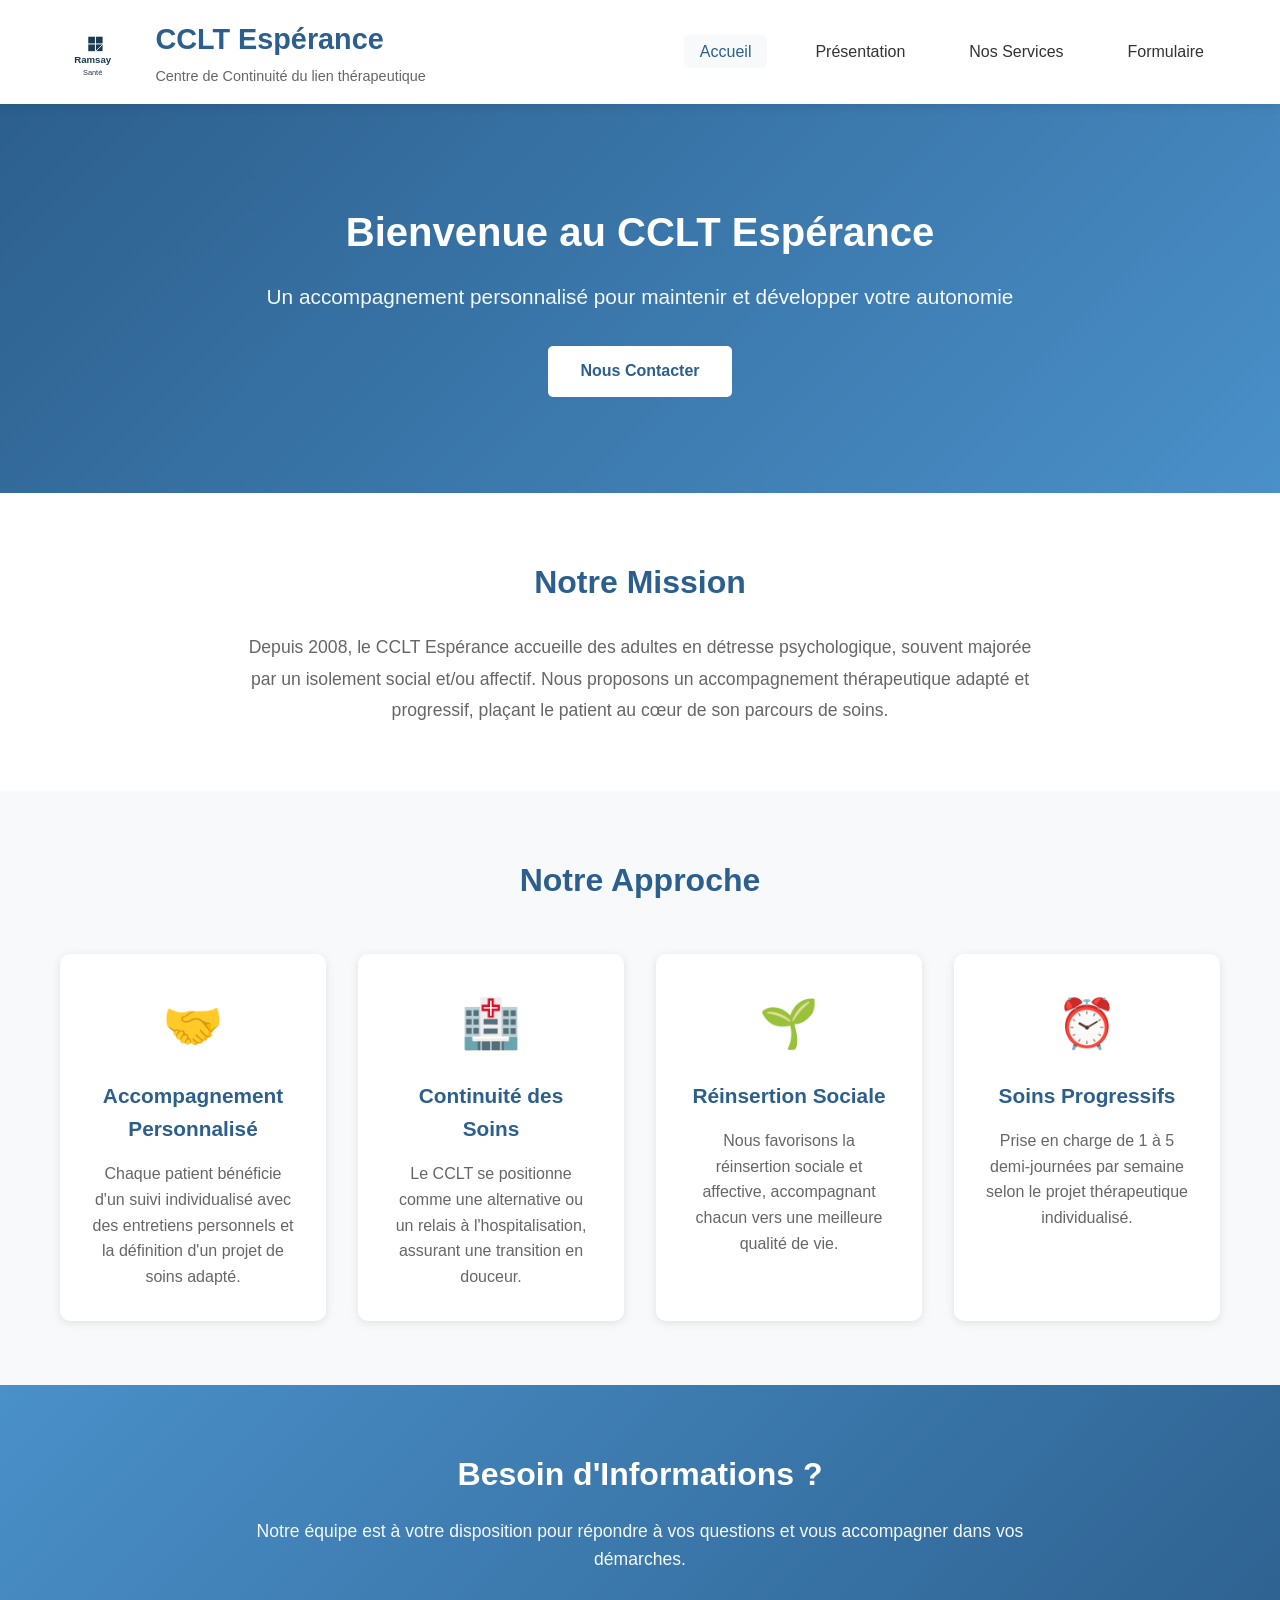
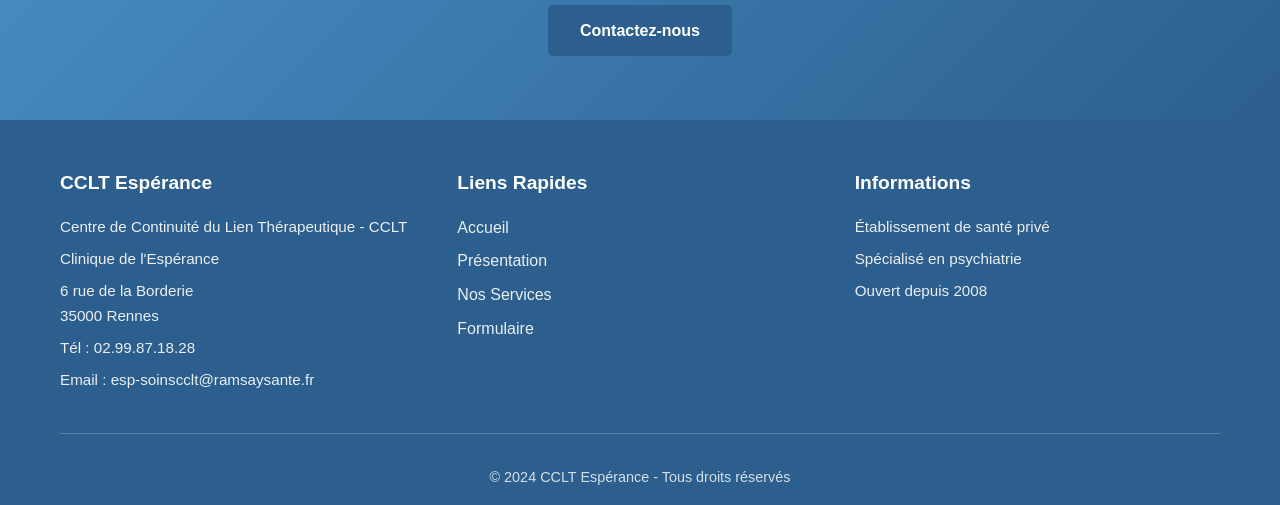
<file: index.html>
<!DOCTYPE html>
<html lang="fr">
<head>
    <meta charset="UTF-8">
    <meta name="viewport" content="width=device-width, initial-scale=1.0">
    <meta name="description" content="CCLT Espérance - Centre de Continuité du lien thérapeutique à Rennes. Accompagnement personnalisé pour adultes en détresse psychologique.">
    <title>CCLT Espérance - Centre de Continuité du lien thérapeutique</title>
    <link rel="icon" type="image/svg+xml" href="images/favicon.svg">
    <link rel="stylesheet" href="styles.css">
</head>
<body>
    <header>
        <nav class="navbar">
            <div class="container">
                <div class="logo">
                    <img src="images/ramsay-sante-logo.svg" alt="Ramsay Santé" class="logo-ramsay">
                    <div class="logo-text">
                        <h1>CCLT Espérance</h1>
                        <p class="subtitle">Centre de Continuité du lien thérapeutique</p>
                    </div>
                </div>
                <ul class="nav-menu">
                    <li><a href="index.html" class="active">Accueil</a></li>
                    <li><a href="presentation.html">Présentation</a></li>
                    <li><a href="services.html">Nos Services</a></li>
                    <li><a href="formulaire.html">Formulaire</a></li>
                </ul>
                <div class="hamburger">
                    <span></span>
                    <span></span>
                    <span></span>
                </div>
            </div>
        </nav>
    </header>

    <main>
        <section class="hero">
            <div class="hero-content">
                <h2>Bienvenue au CCLT Espérance</h2>
                <p class="hero-text">Un accompagnement personnalisé pour maintenir et développer votre autonomie</p>
                <a href="formulaire.html" class="btn btn-primary">Nous Contacter</a>
            </div>
        </section>

        <section class="intro">
            <div class="container">
                <div class="intro-content">
                    <h2>Notre Mission</h2>
                    <p>Depuis 2008, le CCLT Espérance accueille des adultes en détresse psychologique, souvent majorée par un isolement social et/ou affectif. Nous proposons un accompagnement thérapeutique adapté et progressif, plaçant le patient au cœur de son parcours de soins.</p>
                </div>
            </div>
        </section>

        <section class="features">
            <div class="container">
                <h2>Notre Approche</h2>
                <div class="features-grid">
                    <div class="feature-card">
                        <div class="feature-icon">🤝</div>
                        <h3>Accompagnement Personnalisé</h3>
                        <p>Chaque patient bénéficie d'un suivi individualisé avec des entretiens personnels et la définition d'un projet de soins adapté.</p>
                    </div>
                    <div class="feature-card">
                        <div class="feature-icon">🏥</div>
                        <h3>Continuité des Soins</h3>
                        <p>Le CCLT se positionne comme une alternative ou un relais à l'hospitalisation, assurant une transition en douceur.</p>
                    </div>
                    <div class="feature-card">
                        <div class="feature-icon">🌱</div>
                        <h3>Réinsertion Sociale</h3>
                        <p>Nous favorisons la réinsertion sociale et affective, accompagnant chacun vers une meilleure qualité de vie.</p>
                    </div>
                    <div class="feature-card">
                        <div class="feature-icon">⏰</div>
                        <h3>Soins Progressifs</h3>
                        <p>Prise en charge de 1 à 5 demi-journées par semaine selon le projet thérapeutique individualisé.</p>
                    </div>
                </div>
            </div>
        </section>

        <section class="cta-section">
            <div class="container">
                <div class="cta-content">
                    <h2>Besoin d'Informations ?</h2>
                    <p>Notre équipe est à votre disposition pour répondre à vos questions et vous accompagner dans vos démarches.</p>
                    <a href="formulaire.html" class="btn btn-secondary">Contactez-nous</a>
                </div>
            </div>
        </section>
    </main>

    <footer>
        <div class="container">
            <div class="footer-content">
                <div class="footer-section">
                    <h3>CCLT Espérance</h3>
                    <p>Centre de Continuité du Lien Thérapeutique - CCLT</p>
                    <p>Clinique de l'Espérance</p>
                    <p>6 rue de la Borderie<br>35000 Rennes</p>
                    <p>Tél : 02.99.87.18.28</p>
                    <p>Email : esp-soinscclt@ramsaysante.fr</p>
                </div>
                <div class="footer-section">
                    <h3>Liens Rapides</h3>
                    <ul>
                        <li><a href="index.html">Accueil</a></li>
                        <li><a href="presentation.html">Présentation</a></li>
                        <li><a href="services.html">Nos Services</a></li>
                        <li><a href="formulaire.html">Formulaire</a></li>
                    </ul>
                </div>
                <div class="footer-section">
                    <h3>Informations</h3>
                    <p>Établissement de santé privé</p>
                    <p>Spécialisé en psychiatrie</p>
                    <p>Ouvert depuis 2008</p>
                </div>
            </div>
            <div class="footer-bottom">
                <p>&copy; 2024 CCLT Espérance - Tous droits réservés</p>
            </div>
        </div>
    </footer>

    <script src="script.js"></script>
</body>
</html>
</file>
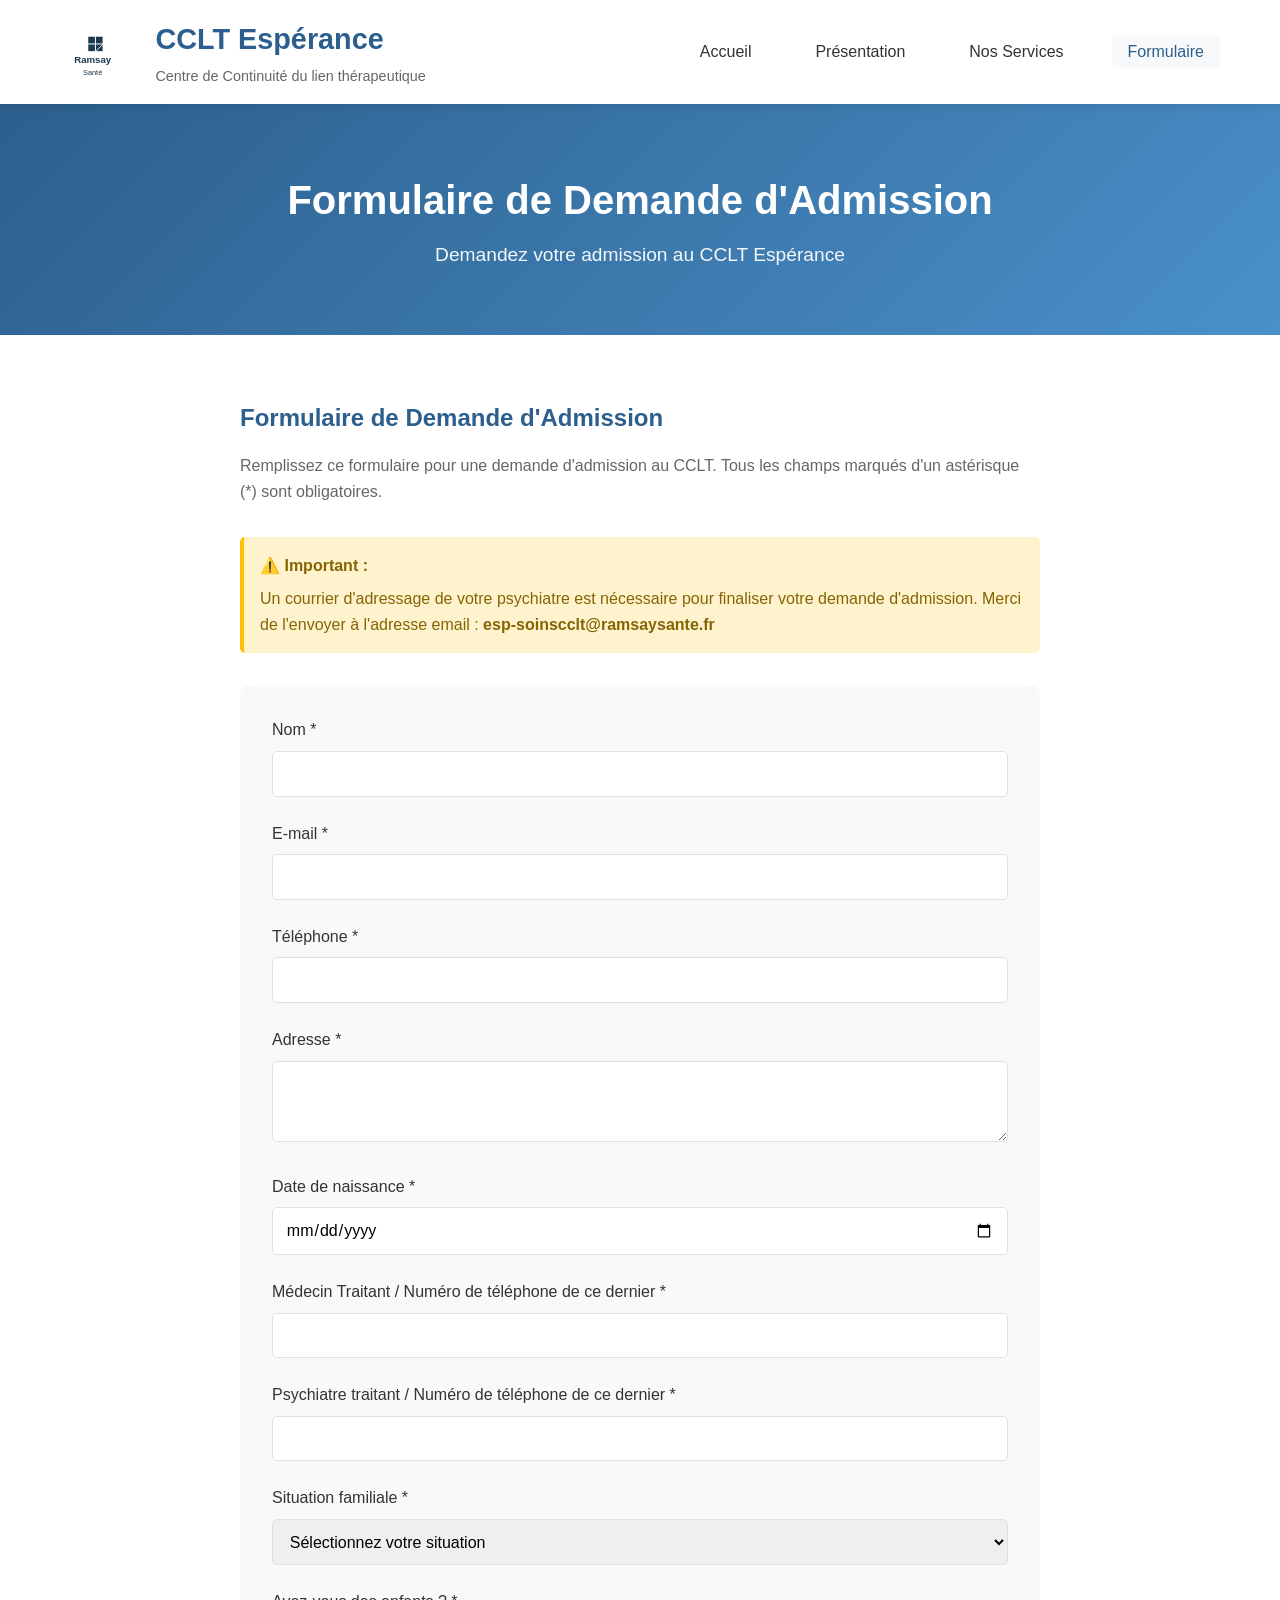
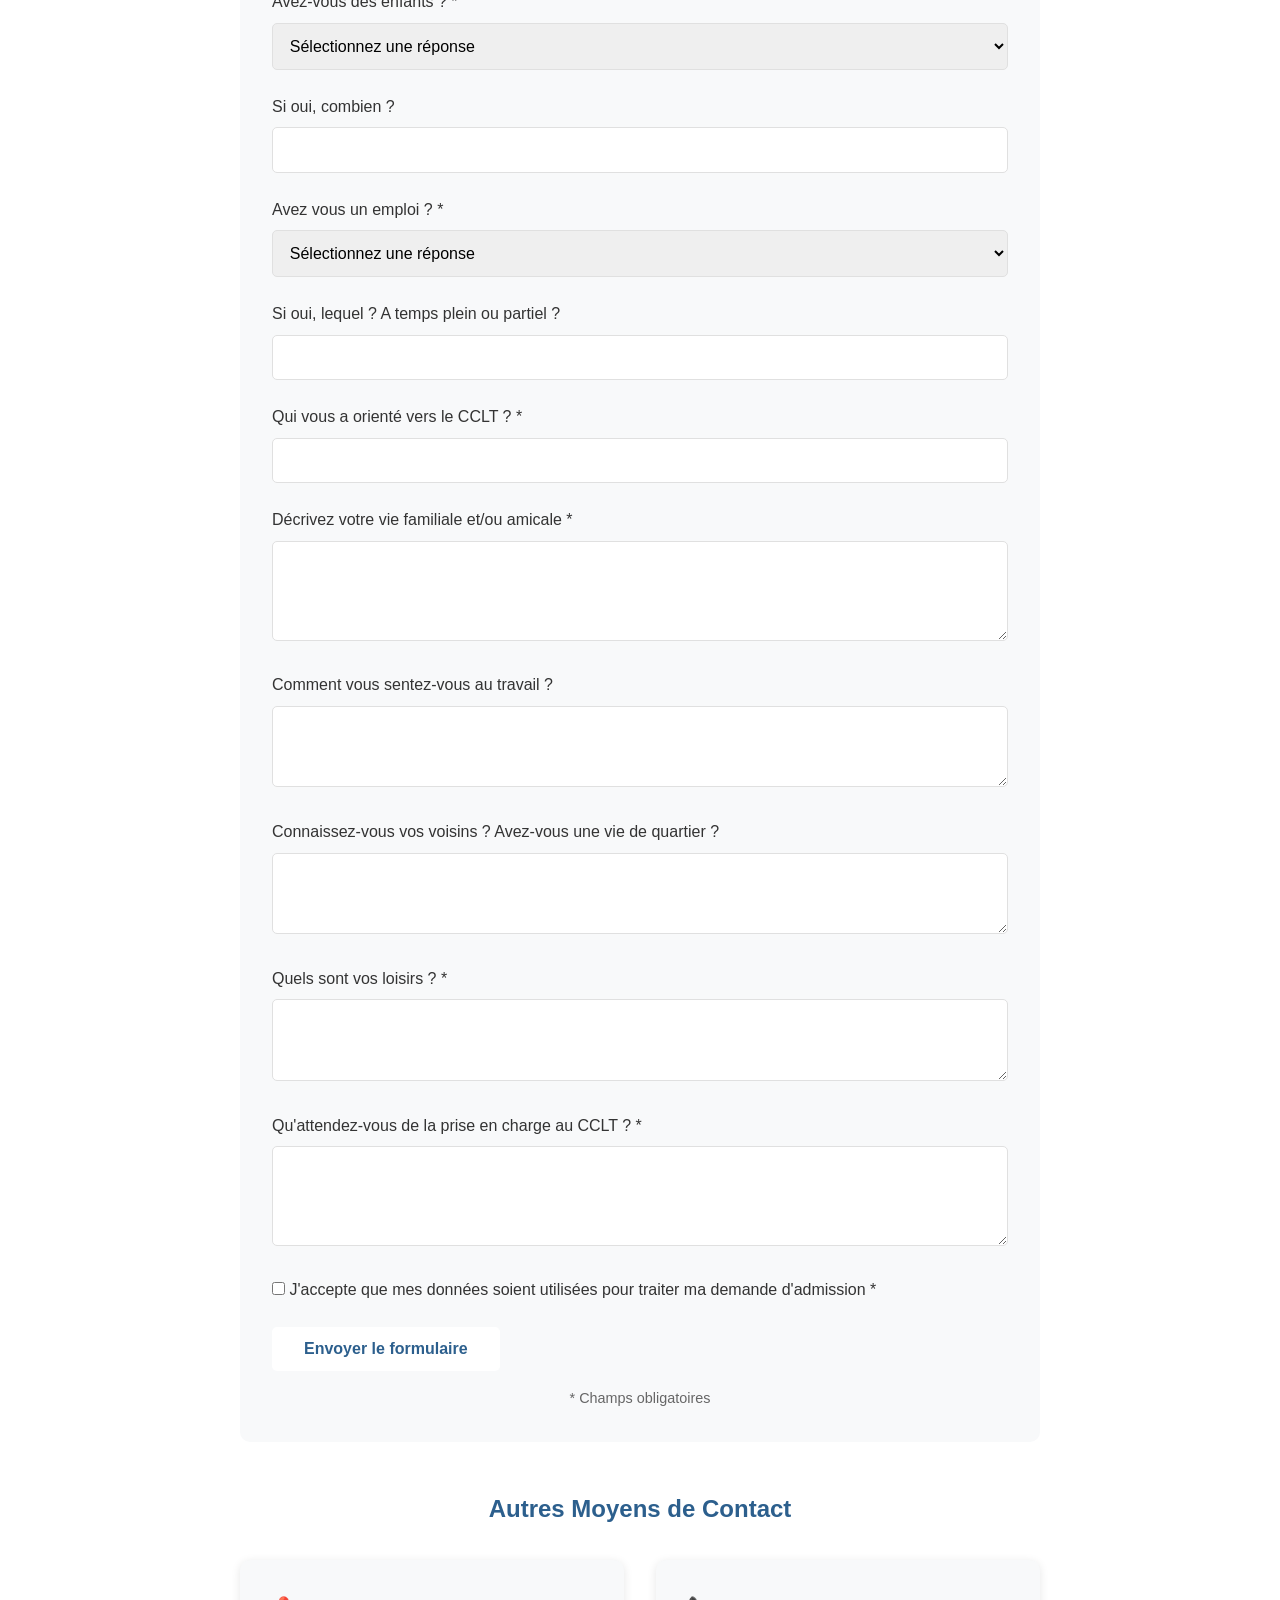
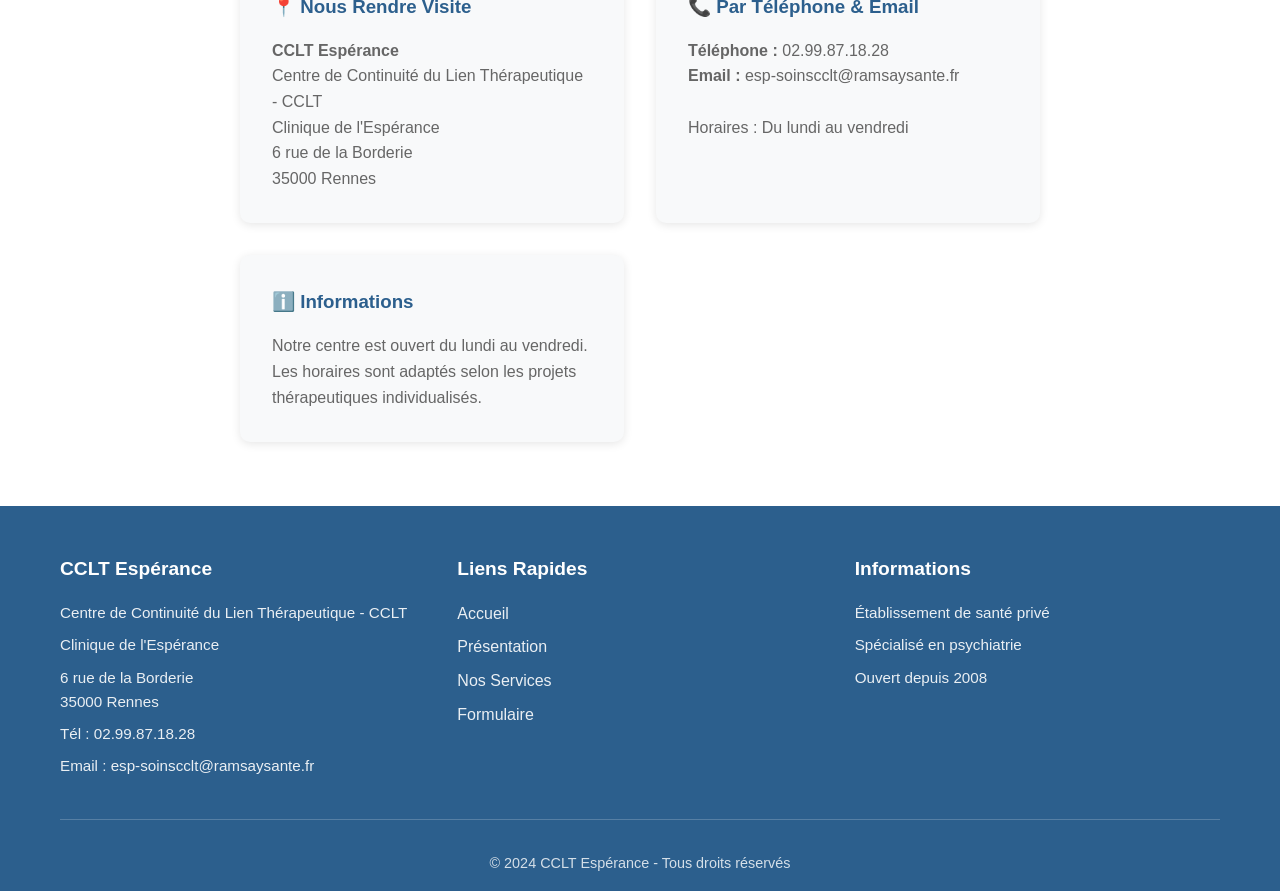
<file: formulaire.html>
<!DOCTYPE html>
<html lang="fr">
<head>
    <meta charset="UTF-8">
    <meta name="viewport" content="width=device-width, initial-scale=1.0">
    <meta name="description" content="Formulaire de demande d'admission au CCLT Espérance - Remplissez notre formulaire en ligne pour demander une admission.">
    <title>Formulaire de Demande d'Admission - CCLT Espérance</title>
    <link rel="icon" type="image/svg+xml" href="images/favicon.svg">
    <link rel="stylesheet" href="styles.css">
</head>
<body>
    <header>
        <nav class="navbar">
            <div class="container">
                <div class="logo">
                    <img src="images/ramsay-sante-logo.svg" alt="Ramsay Santé" class="logo-ramsay">
                    <div class="logo-text">
                        <h1>CCLT Espérance</h1>
                        <p class="subtitle">Centre de Continuité du lien thérapeutique</p>
                    </div>
                </div>
                <ul class="nav-menu">
                    <li><a href="index.html">Accueil</a></li>
                    <li><a href="presentation.html">Présentation</a></li>
                    <li><a href="services.html">Nos Services</a></li>
                    <li><a href="formulaire.html" class="active">Formulaire</a></li>
                </ul>
                <div class="hamburger">
                    <span></span>
                    <span></span>
                    <span></span>
                </div>
            </div>
        </nav>
    </header>

    <main>
        <section class="page-header">
            <div class="container">
                <h1>Formulaire de Demande d'Admission</h1>
                <p>Demandez votre admission au CCLT Espérance</p>
            </div>
        </section>

        <section class="content-section">
            <div class="container">
                <div style="max-width: 800px; margin: 0 auto;">
                    <div class="contact-form-container">
                        <h2>Formulaire de Demande d'Admission</h2>
                        <p>Remplissez ce formulaire pour une demande d'admission au CCLT. Tous les champs marqués d'un astérisque (*) sont obligatoires.</p>

                        <div style="background-color: #fff3cd; border-left: 4px solid #ffc107; padding: 1rem; margin-bottom: 2rem; border-radius: 5px;">
                            <p style="margin: 0; color: #856404; font-weight: 600;">⚠️ Important :</p>
                            <p style="margin: 0.5rem 0 0 0; color: #856404;">Un courrier d'adressage de votre psychiatre est nécessaire pour finaliser votre demande d'admission. Merci de l'envoyer à l'adresse email : <strong>esp-soinscclt@ramsaysante.fr</strong></p>
                        </div>

                        <!-- Formulaire Formspree -->
                        <form class="contact-form" action="https://formspree.io/f/mpwvozgj" method="POST">
                            <div class="form-group">
                                <label for="name">Nom *</label>
                                <input type="text" id="name" name="Nom" required>
                            </div>

                            <div class="form-group">
                                <label for="email">E-mail *</label>
                                <input type="email" id="email" name="E-mail" required>
                            </div>

                            <div class="form-group">
                                <label for="phone">Téléphone *</label>
                                <input type="tel" id="phone" name="Téléphone" required>
                            </div>

                            <div class="form-group">
                                <label for="address">Adresse *</label>
                                <textarea id="address" name="Adresse" rows="3" required></textarea>
                            </div>

                            <div class="form-group">
                                <label for="birthdate">Date de naissance *</label>
                                <input type="date" id="birthdate" name="Date de naissance" required>
                            </div>

                            <div class="form-group">
                                <label for="doctor">Médecin Traitant / Numéro de téléphone de ce dernier *</label>
                                <input type="text" id="doctor" name="Médecin Traitant / Numéro de téléphone" required>
                            </div>

                            <div class="form-group">
                                <label for="psychiatrist">Psychiatre traitant / Numéro de téléphone de ce dernier *</label>
                                <input type="text" id="psychiatrist" name="Psychiatre traitant / Numéro de téléphone" required>
                            </div>

                            <div class="form-group">
                                <label for="familysituation">Situation familiale *</label>
                                <select id="familysituation" name="Situation familiale" required>
                                    <option value="">Sélectionnez votre situation</option>
                                    <option value="Célibataire">Célibataire</option>
                                    <option value="En couple">En couple</option>
                                    <option value="Marié(e)">Marié(e)</option>
                                    <option value="Pacsé(e)">Pacsé(e)</option>
                                    <option value="Divorcé(e)">Divorcé(e)</option>
                                    <option value="Veuf/Veuve">Veuf/Veuve</option>
                                </select>
                            </div>

                            <div class="form-group">
                                <label for="children">Avez-vous des enfants ? *</label>
                                <select id="children" name="Avez-vous des enfants ?" required>
                                    <option value="">Sélectionnez une réponse</option>
                                    <option value="Oui">Oui</option>
                                    <option value="Non">Non</option>
                                </select>
                            </div>

                            <div class="form-group">
                                <label for="childrencount">Si oui, combien ?</label>
                                <input type="number" id="childrencount" name="Si oui, combien ?" min="0">
                            </div>

                            <div class="form-group">
                                <label for="employment">Avez vous un emploi ? *</label>
                                <select id="employment" name="Avez vous un emploi ?" required>
                                    <option value="">Sélectionnez une réponse</option>
                                    <option value="Oui">Oui</option>
                                    <option value="Non">Non</option>
                                </select>
                            </div>

                            <div class="form-group">
                                <label for="jobdetails">Si oui, lequel ? A temps plein ou partiel ?</label>
                                <input type="text" id="jobdetails" name="Si oui, lequel ? A temps plein ou partiel ?">
                            </div>

                            <div class="form-group">
                                <label for="orientation">Qui vous a orienté vers le CCLT ? *</label>
                                <input type="text" id="orientation" name="Qui vous a orienté vers le CCLT ?" required>
                            </div>

                            <div class="form-group">
                                <label for="familylife">Décrivez votre vie familiale et/ou amicale *</label>
                                <textarea id="familylife" name="Décrivez votre vie familiale et/ou amicale" rows="4" required></textarea>
                            </div>

                            <div class="form-group">
                                <label for="worklif">Comment vous sentez-vous au travail ?</label>
                                <textarea id="worklife" name="Comment vous sentez-vous au travail ?" rows="3"></textarea>
                            </div>

                            <div class="form-group">
                                <label for="neighborhood">Connaissez-vous vos voisins ? Avez-vous une vie de quartier ?</label>
                                <textarea id="neighborhood" name="Connaissez-vous vos voisins ? Avez-vous une vie de quartier ?" rows="3"></textarea>
                            </div>

                            <div class="form-group">
                                <label for="hobbies">Quels sont vos loisirs ? *</label>
                                <textarea id="hobbies" name="Quels sont vos loisirs ?" rows="3" required></textarea>
                            </div>

                            <div class="form-group">
                                <label for="expectations">Qu'attendez-vous de la prise en charge au CCLT ? *</label>
                                <textarea id="expectations" name="Qu'attendez-vous de la prise en charge au CCLT ?" rows="4" required></textarea>
                            </div>

                            <div class="form-group">
                                <label class="checkbox-label">
                                    <input type="checkbox" id="consent" name="consent" required>
                                    J'accepte que mes données soient utilisées pour traiter ma demande d'admission *
                                </label>
                            </div>

                            <!-- Champ anti-spam caché de Formspree -->
                            <input type="text" name="_gotcha" style="display:none">

                            <button type="submit" class="btn btn-primary">Envoyer le formulaire</button>

                            <p class="form-note">* Champs obligatoires</p>
                        </form>
                    </div>

                    <div class="additional-info" style="margin-top: 3rem;">
                        <h2>Autres Moyens de Contact</h2>
                        <div class="info-cards">
                            <div class="info-card">
                                <h3>📍 Nous Rendre Visite</h3>
                                <p><strong>CCLT Espérance</strong><br>
                                Centre de Continuité du Lien Thérapeutique - CCLT<br>
                                Clinique de l'Espérance<br>
                                6 rue de la Borderie<br>
                                35000 Rennes</p>
                            </div>
                            <div class="info-card">
                                <h3>📞 Par Téléphone & Email</h3>
                                <p><strong>Téléphone :</strong> 02.99.87.18.28<br>
                                <strong>Email :</strong> esp-soinscclt@ramsaysante.fr<br><br>
                                Horaires : Du lundi au vendredi</p>
                            </div>
                            <div class="info-card">
                                <h3>ℹ️ Informations</h3>
                                <p>Notre centre est ouvert du lundi au vendredi. Les horaires sont adaptés selon les projets thérapeutiques individualisés.</p>
                            </div>
                        </div>
                    </div>
                </div>
            </div>
        </section>
    </main>

    <footer>
        <div class="container">
            <div class="footer-content">
                <div class="footer-section">
                    <h3>CCLT Espérance</h3>
                    <p>Centre de Continuité du Lien Thérapeutique - CCLT</p>
                    <p>Clinique de l'Espérance</p>
                    <p>6 rue de la Borderie<br>35000 Rennes</p>
                    <p>Tél : 02.99.87.18.28</p>
                    <p>Email : esp-soinscclt@ramsaysante.fr</p>
                </div>
                <div class="footer-section">
                    <h3>Liens Rapides</h3>
                    <ul>
                        <li><a href="index.html">Accueil</a></li>
                        <li><a href="presentation.html">Présentation</a></li>
                        <li><a href="services.html">Nos Services</a></li>
                        <li><a href="formulaire.html">Formulaire</a></li>
                    </ul>
                </div>
                <div class="footer-section">
                    <h3>Informations</h3>
                    <p>Établissement de santé privé</p>
                    <p>Spécialisé en psychiatrie</p>
                    <p>Ouvert depuis 2008</p>
                </div>
            </div>
            <div class="footer-bottom">
                <p>&copy; 2024 CCLT Espérance - Tous droits réservés</p>
            </div>
        </div>
    </footer>

    <script src="script.js"></script>
</body>
</html>
</file>
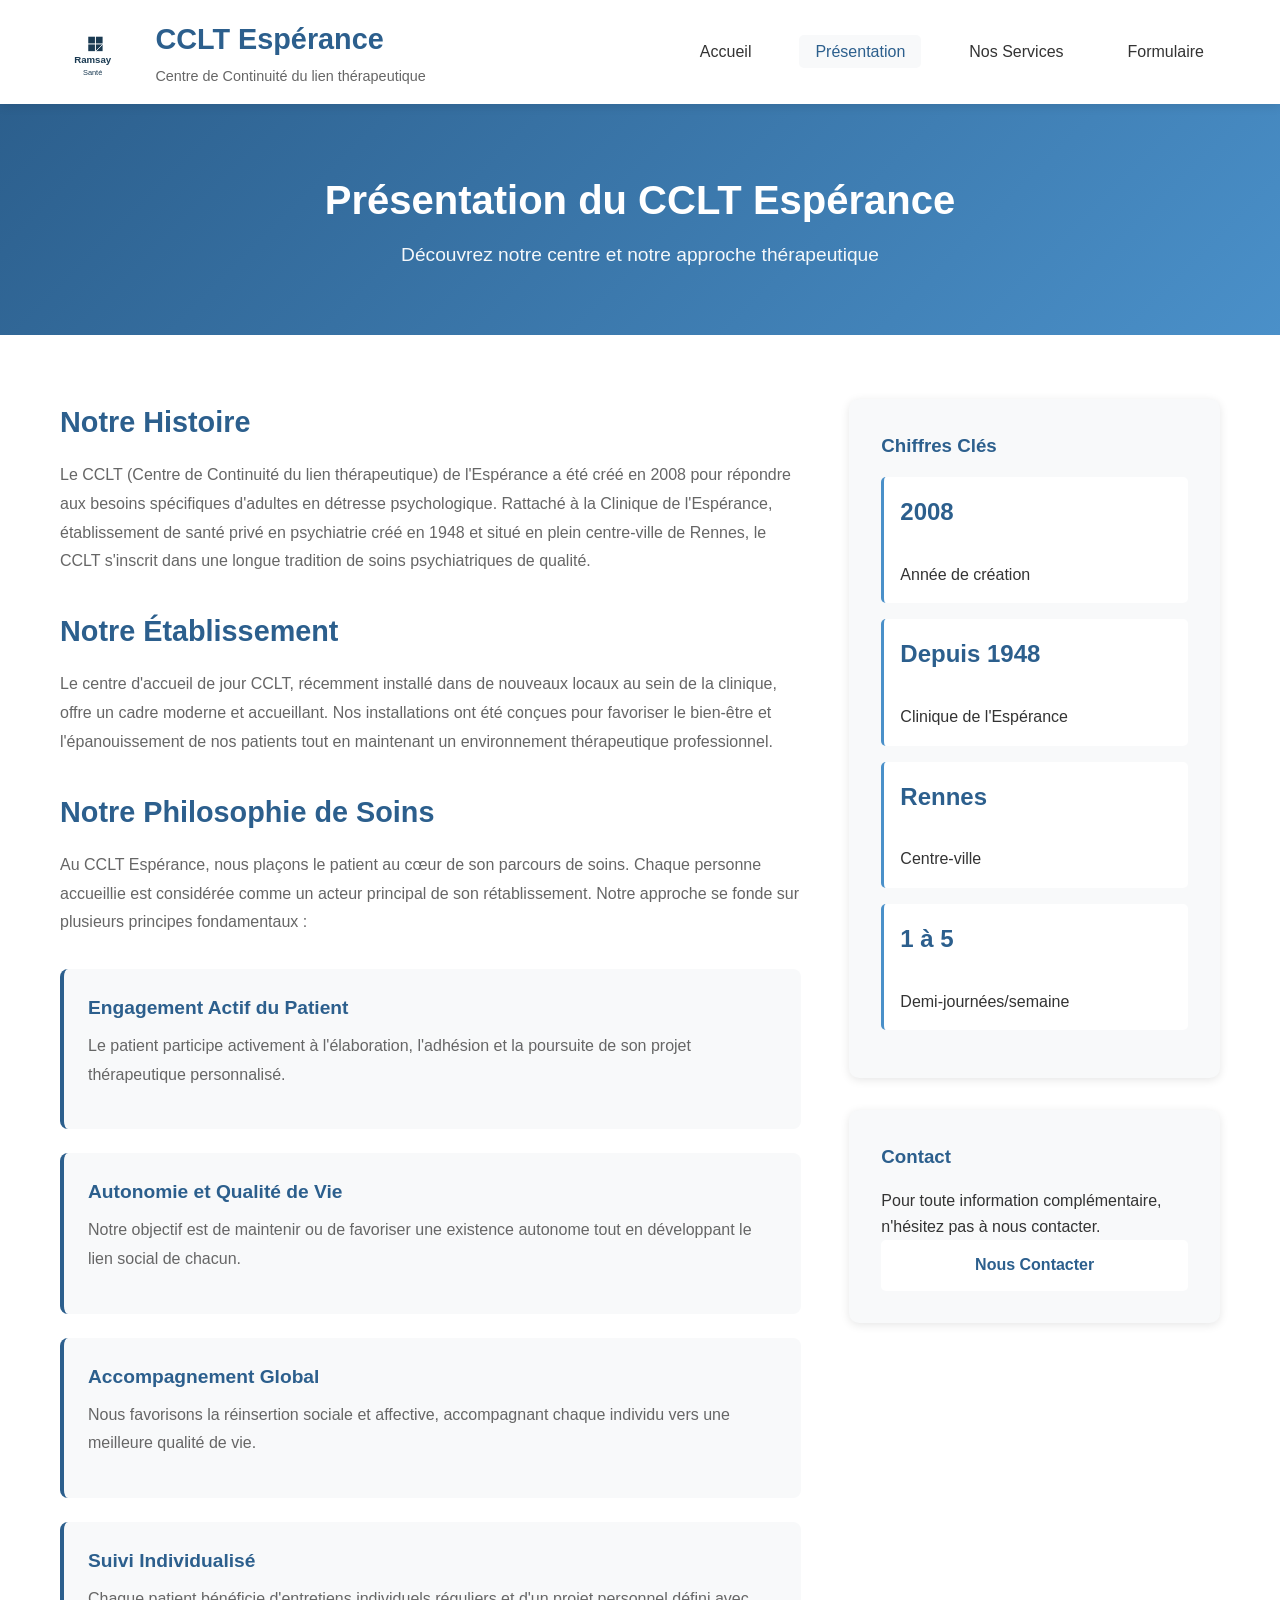
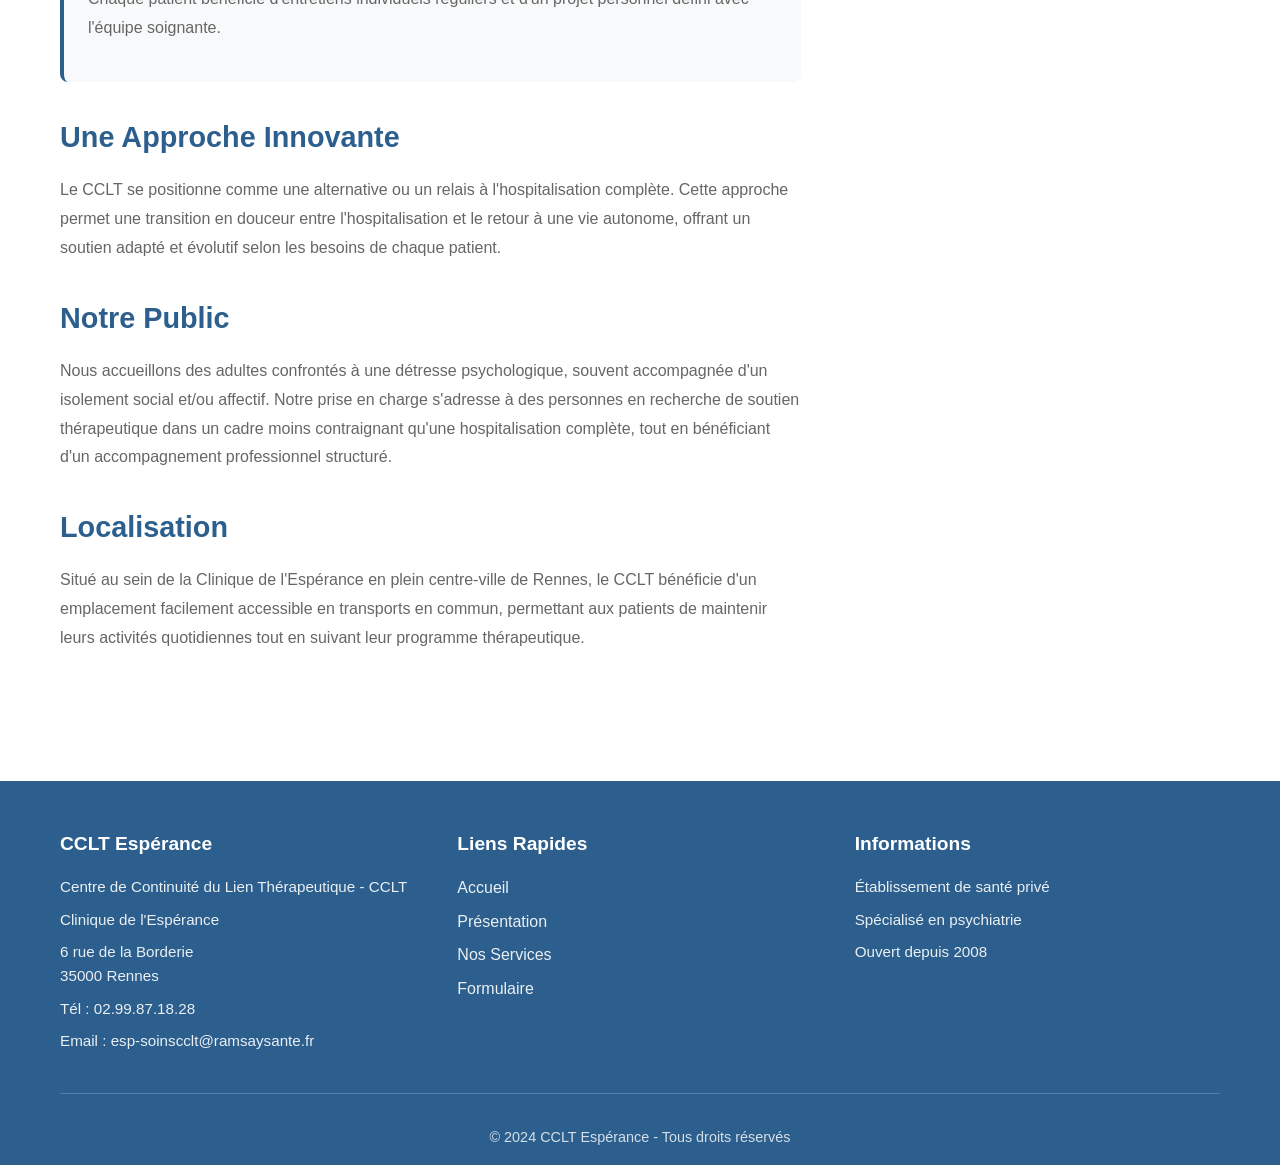
<file: presentation.html>
<!DOCTYPE html>
<html lang="fr">
<head>
    <meta charset="UTF-8">
    <meta name="viewport" content="width=device-width, initial-scale=1.0">
    <meta name="description" content="Présentation du CCLT Espérance - Notre histoire, notre équipe et notre approche thérapeutique.">
    <title>Présentation - CCLT Espérance</title>
    <link rel="icon" type="image/svg+xml" href="images/favicon.svg">
    <link rel="stylesheet" href="styles.css">
</head>
<body>
    <header>
        <nav class="navbar">
            <div class="container">
                <div class="logo">
                    <img src="images/ramsay-sante-logo.svg" alt="Ramsay Santé" class="logo-ramsay">
                    <div class="logo-text">
                        <h1>CCLT Espérance</h1>
                        <p class="subtitle">Centre de Continuité du lien thérapeutique</p>
                    </div>
                </div>
                <ul class="nav-menu">
                    <li><a href="index.html">Accueil</a></li>
                    <li><a href="presentation.html" class="active">Présentation</a></li>
                    <li><a href="services.html">Nos Services</a></li>
                    <li><a href="formulaire.html">Formulaire</a></li>
                </ul>
                <div class="hamburger">
                    <span></span>
                    <span></span>
                    <span></span>
                </div>
            </div>
        </nav>
    </header>

    <main>
        <section class="page-header">
            <div class="container">
                <h1>Présentation du CCLT Espérance</h1>
                <p>Découvrez notre centre et notre approche thérapeutique</p>
            </div>
        </section>

        <section class="content-section">
            <div class="container">
                <div class="content-layout">
                    <div class="content-main">
                        <h2>Notre Histoire</h2>
                        <p>Le CCLT (Centre de Continuité du lien thérapeutique) de l'Espérance a été créé en 2008 pour répondre aux besoins spécifiques d'adultes en détresse psychologique. Rattaché à la Clinique de l'Espérance, établissement de santé privé en psychiatrie créé en 1948 et situé en plein centre-ville de Rennes, le CCLT s'inscrit dans une longue tradition de soins psychiatriques de qualité.</p>

                        <h2>Notre Établissement</h2>
                        <p>Le centre d'accueil de jour CCLT, récemment installé dans de nouveaux locaux au sein de la clinique, offre un cadre moderne et accueillant. Nos installations ont été conçues pour favoriser le bien-être et l'épanouissement de nos patients tout en maintenant un environnement thérapeutique professionnel.</p>

                        <h2>Notre Philosophie de Soins</h2>
                        <p>Au CCLT Espérance, nous plaçons le patient au cœur de son parcours de soins. Chaque personne accueillie est considérée comme un acteur principal de son rétablissement. Notre approche se fonde sur plusieurs principes fondamentaux :</p>

                        <div class="philosophy-points">
                            <div class="philosophy-item">
                                <h3>Engagement Actif du Patient</h3>
                                <p>Le patient participe activement à l'élaboration, l'adhésion et la poursuite de son projet thérapeutique personnalisé.</p>
                            </div>
                            <div class="philosophy-item">
                                <h3>Autonomie et Qualité de Vie</h3>
                                <p>Notre objectif est de maintenir ou de favoriser une existence autonome tout en développant le lien social de chacun.</p>
                            </div>
                            <div class="philosophy-item">
                                <h3>Accompagnement Global</h3>
                                <p>Nous favorisons la réinsertion sociale et affective, accompagnant chaque individu vers une meilleure qualité de vie.</p>
                            </div>
                            <div class="philosophy-item">
                                <h3>Suivi Individualisé</h3>
                                <p>Chaque patient bénéficie d'entretiens individuels réguliers et d'un projet personnel défini avec l'équipe soignante.</p>
                            </div>
                        </div>

                        <h2>Une Approche Innovante</h2>
                        <p>Le CCLT se positionne comme une alternative ou un relais à l'hospitalisation complète. Cette approche permet une transition en douceur entre l'hospitalisation et le retour à une vie autonome, offrant un soutien adapté et évolutif selon les besoins de chaque patient.</p>

                        <h2>Notre Public</h2>
                        <p>Nous accueillons des adultes confrontés à une détresse psychologique, souvent accompagnée d'un isolement social et/ou affectif. Notre prise en charge s'adresse à des personnes en recherche de soutien thérapeutique dans un cadre moins contraignant qu'une hospitalisation complète, tout en bénéficiant d'un accompagnement professionnel structuré.</p>

                        <h2>Localisation</h2>
                        <p>Situé au sein de la Clinique de l'Espérance en plein centre-ville de Rennes, le CCLT bénéficie d'un emplacement facilement accessible en transports en commun, permettant aux patients de maintenir leurs activités quotidiennes tout en suivant leur programme thérapeutique.</p>
                    </div>

                    <aside class="sidebar">
                        <div class="sidebar-box">
                            <h3>Chiffres Clés</h3>
                            <ul class="key-stats">
                                <li><strong>2008</strong><br>Année de création</li>
                                <li><strong>Depuis 1948</strong><br>Clinique de l'Espérance</li>
                                <li><strong>Rennes</strong><br>Centre-ville</li>
                                <li><strong>1 à 5</strong><br>Demi-journées/semaine</li>
                            </ul>
                        </div>
                        <div class="sidebar-box">
                            <h3>Contact</h3>
                            <p>Pour toute information complémentaire, n'hésitez pas à nous contacter.</p>
                            <a href="formulaire.html" class="btn btn-primary btn-block">Nous Contacter</a>
                        </div>
                    </aside>
                </div>
            </div>
        </section>
    </main>

    <footer>
        <div class="container">
            <div class="footer-content">
                <div class="footer-section">
                    <h3>CCLT Espérance</h3>
                    <p>Centre de Continuité du Lien Thérapeutique - CCLT</p>
                    <p>Clinique de l'Espérance</p>
                    <p>6 rue de la Borderie<br>35000 Rennes</p>
                    <p>Tél : 02.99.87.18.28</p>
                    <p>Email : esp-soinscclt@ramsaysante.fr</p>
                </div>
                <div class="footer-section">
                    <h3>Liens Rapides</h3>
                    <ul>
                        <li><a href="index.html">Accueil</a></li>
                        <li><a href="presentation.html">Présentation</a></li>
                        <li><a href="services.html">Nos Services</a></li>
                        <li><a href="formulaire.html">Formulaire</a></li>
                    </ul>
                </div>
                <div class="footer-section">
                    <h3>Informations</h3>
                    <p>Établissement de santé privé</p>
                    <p>Spécialisé en psychiatrie</p>
                    <p>Ouvert depuis 2008</p>
                </div>
            </div>
            <div class="footer-bottom">
                <p>&copy; 2024 CCLT Espérance - Tous droits réservés</p>
            </div>
        </div>
    </footer>

    <script src="script.js"></script>
</body>
</html>
</file>
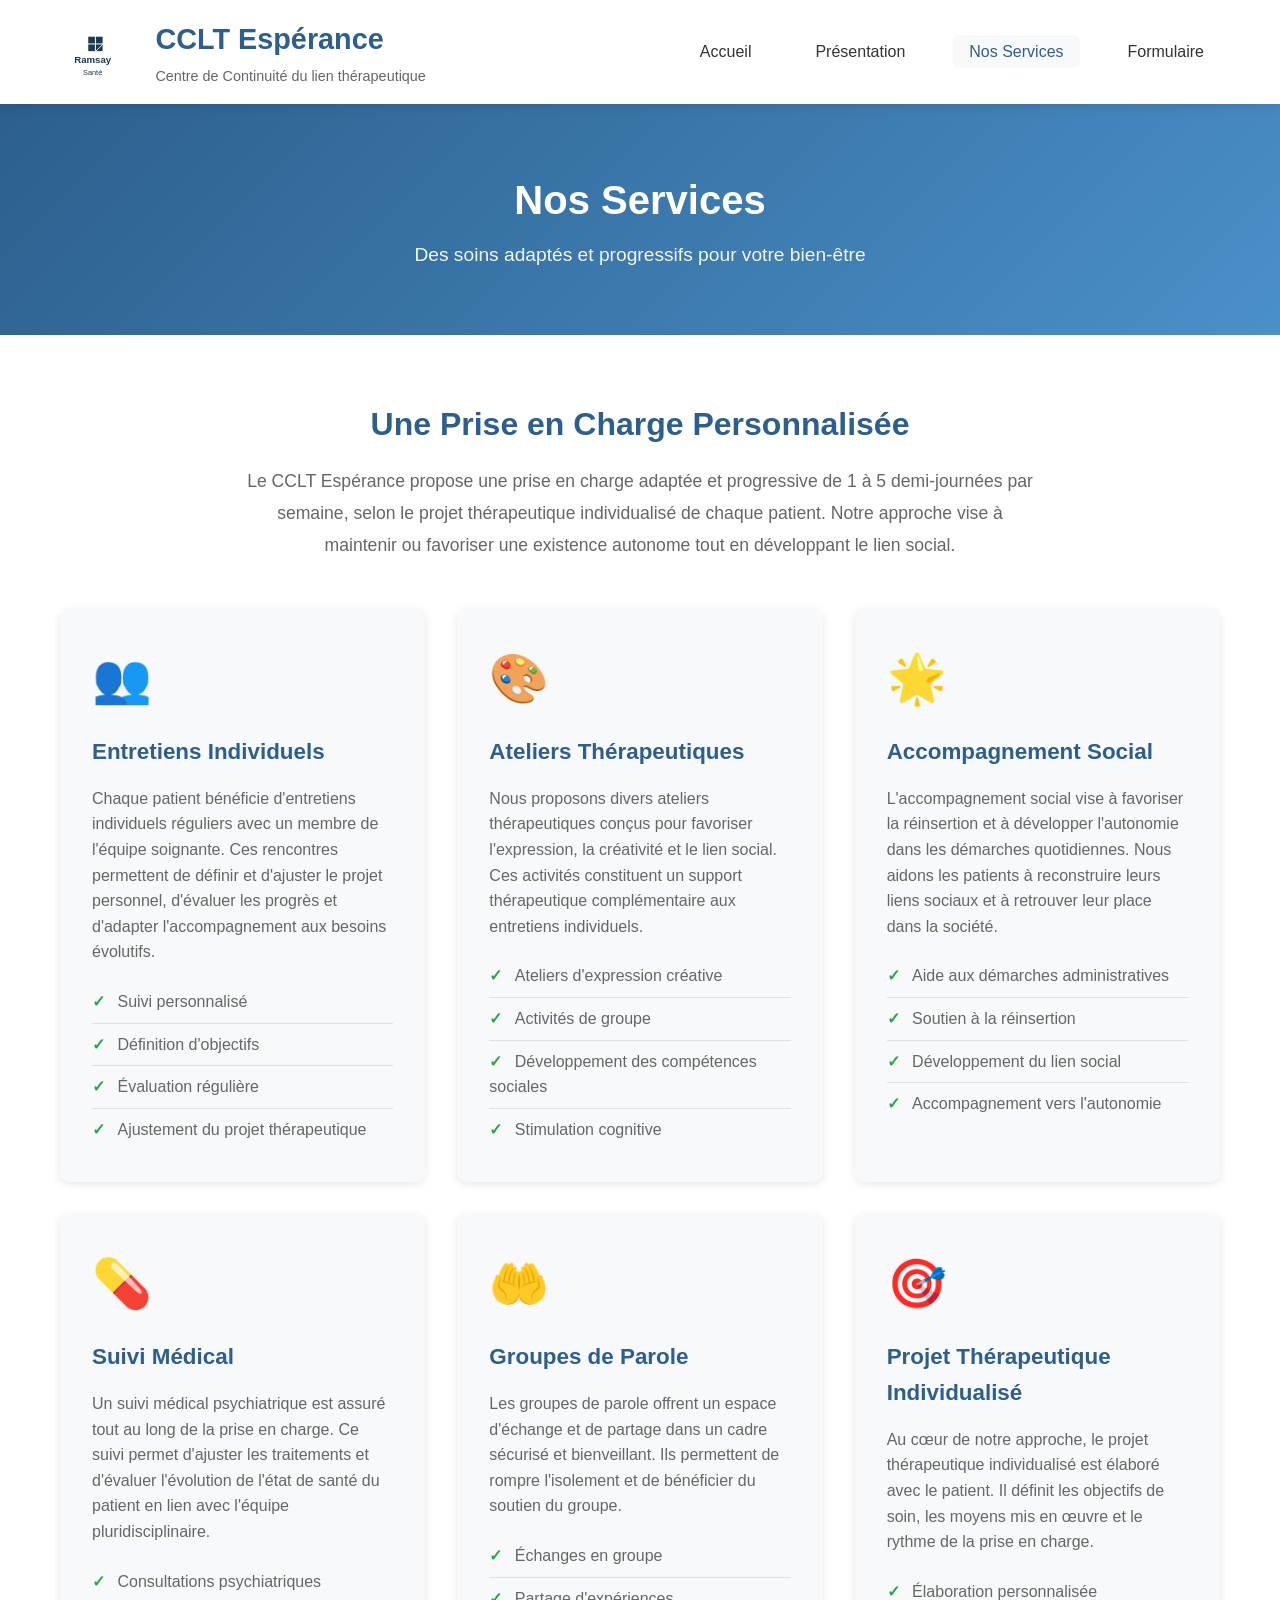
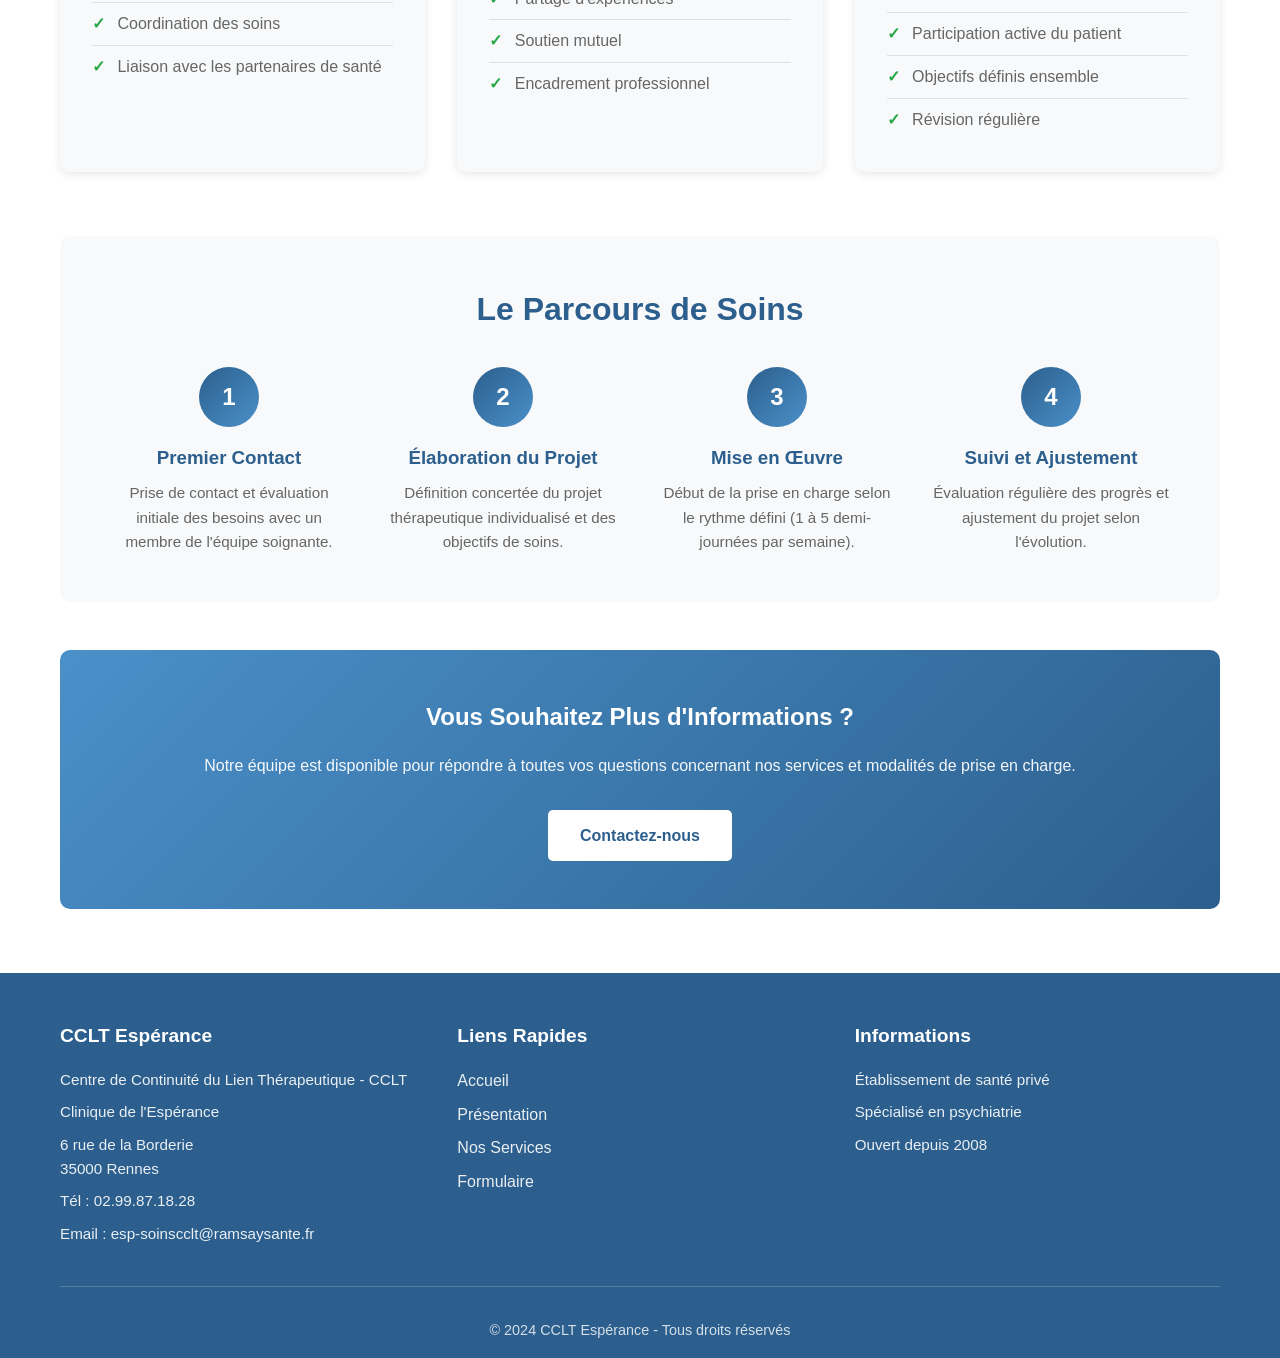
<file: services.html>
<!DOCTYPE html>
<html lang="fr">
<head>
    <meta charset="UTF-8">
    <meta name="viewport" content="width=device-width, initial-scale=1.0">
    <meta name="description" content="Les services du CCLT Espérance - Découvrez nos programmes de soins et d'accompagnement thérapeutique.">
    <title>Nos Services - CCLT Espérance</title>
    <link rel="icon" type="image/svg+xml" href="images/favicon.svg">
    <link rel="stylesheet" href="styles.css">
</head>
<body>
    <header>
        <nav class="navbar">
            <div class="container">
                <div class="logo">
                    <img src="images/ramsay-sante-logo.svg" alt="Ramsay Santé" class="logo-ramsay">
                    <div class="logo-text">
                        <h1>CCLT Espérance</h1>
                        <p class="subtitle">Centre de Continuité du lien thérapeutique</p>
                    </div>
                </div>
                <ul class="nav-menu">
                    <li><a href="index.html">Accueil</a></li>
                    <li><a href="presentation.html">Présentation</a></li>
                    <li><a href="services.html" class="active">Nos Services</a></li>
                    <li><a href="formulaire.html">Formulaire</a></li>
                </ul>
                <div class="hamburger">
                    <span></span>
                    <span></span>
                    <span></span>
                </div>
            </div>
        </nav>
    </header>

    <main>
        <section class="page-header">
            <div class="container">
                <h1>Nos Services</h1>
                <p>Des soins adaptés et progressifs pour votre bien-être</p>
            </div>
        </section>

        <section class="content-section">
            <div class="container">
                <div class="services-intro">
                    <h2>Une Prise en Charge Personnalisée</h2>
                    <p>Le CCLT Espérance propose une prise en charge adaptée et progressive de 1 à 5 demi-journées par semaine, selon le projet thérapeutique individualisé de chaque patient. Notre approche vise à maintenir ou favoriser une existence autonome tout en développant le lien social.</p>
                </div>

                <div class="services-grid">
                    <div class="service-card">
                        <div class="service-icon">👥</div>
                        <h3>Entretiens Individuels</h3>
                        <p>Chaque patient bénéficie d'entretiens individuels réguliers avec un membre de l'équipe soignante. Ces rencontres permettent de définir et d'ajuster le projet personnel, d'évaluer les progrès et d'adapter l'accompagnement aux besoins évolutifs.</p>
                        <ul class="service-features">
                            <li>Suivi personnalisé</li>
                            <li>Définition d'objectifs</li>
                            <li>Évaluation régulière</li>
                            <li>Ajustement du projet thérapeutique</li>
                        </ul>
                    </div>

                    <div class="service-card">
                        <div class="service-icon">🎨</div>
                        <h3>Ateliers Thérapeutiques</h3>
                        <p>Nous proposons divers ateliers thérapeutiques conçus pour favoriser l'expression, la créativité et le lien social. Ces activités constituent un support thérapeutique complémentaire aux entretiens individuels.</p>
                        <ul class="service-features">
                            <li>Ateliers d'expression créative</li>
                            <li>Activités de groupe</li>
                            <li>Développement des compétences sociales</li>
                            <li>Stimulation cognitive</li>
                        </ul>
                    </div>

                    <div class="service-card">
                        <div class="service-icon">🌟</div>
                        <h3>Accompagnement Social</h3>
                        <p>L'accompagnement social vise à favoriser la réinsertion et à développer l'autonomie dans les démarches quotidiennes. Nous aidons les patients à reconstruire leurs liens sociaux et à retrouver leur place dans la société.</p>
                        <ul class="service-features">
                            <li>Aide aux démarches administratives</li>
                            <li>Soutien à la réinsertion</li>
                            <li>Développement du lien social</li>
                            <li>Accompagnement vers l'autonomie</li>
                        </ul>
                    </div>

                    <div class="service-card">
                        <div class="service-icon">💊</div>
                        <h3>Suivi Médical</h3>
                        <p>Un suivi médical psychiatrique est assuré tout au long de la prise en charge. Ce suivi permet d'ajuster les traitements et d'évaluer l'évolution de l'état de santé du patient en lien avec l'équipe pluridisciplinaire.</p>
                        <ul class="service-features">
                            <li>Consultations psychiatriques</li>
                            <li>Coordination des soins</li>
                            <li>Liaison avec les partenaires de santé</li>
                        </ul>
                    </div>

                    <div class="service-card">
                        <div class="service-icon">🤲</div>
                        <h3>Groupes de Parole</h3>
                        <p>Les groupes de parole offrent un espace d'échange et de partage dans un cadre sécurisé et bienveillant. Ils permettent de rompre l'isolement et de bénéficier du soutien du groupe.</p>
                        <ul class="service-features">
                            <li>Échanges en groupe</li>
                            <li>Partage d'expériences</li>
                            <li>Soutien mutuel</li>
                            <li>Encadrement professionnel</li>
                        </ul>
                    </div>

                    <div class="service-card">
                        <div class="service-icon">🎯</div>
                        <h3>Projet Thérapeutique Individualisé</h3>
                        <p>Au cœur de notre approche, le projet thérapeutique individualisé est élaboré avec le patient. Il définit les objectifs de soin, les moyens mis en œuvre et le rythme de la prise en charge.</p>
                        <ul class="service-features">
                            <li>Élaboration personnalisée</li>
                            <li>Participation active du patient</li>
                            <li>Objectifs définis ensemble</li>
                            <li>Révision régulière</li>
                        </ul>
                    </div>
                </div>

                <div class="process-section">
                    <h2>Le Parcours de Soins</h2>
                    <div class="process-steps">
                        <div class="process-step">
                            <div class="step-number">1</div>
                            <h3>Premier Contact</h3>
                            <p>Prise de contact et évaluation initiale des besoins avec un membre de l'équipe soignante.</p>
                        </div>
                        <div class="process-step">
                            <div class="step-number">2</div>
                            <h3>Élaboration du Projet</h3>
                            <p>Définition concertée du projet thérapeutique individualisé et des objectifs de soins.</p>
                        </div>
                        <div class="process-step">
                            <div class="step-number">3</div>
                            <h3>Mise en Œuvre</h3>
                            <p>Début de la prise en charge selon le rythme défini (1 à 5 demi-journées par semaine).</p>
                        </div>
                        <div class="process-step">
                            <div class="step-number">4</div>
                            <h3>Suivi et Ajustement</h3>
                            <p>Évaluation régulière des progrès et ajustement du projet selon l'évolution.</p>
                        </div>
                    </div>
                </div>

                <div class="cta-box">
                    <h2>Vous Souhaitez Plus d'Informations ?</h2>
                    <p>Notre équipe est disponible pour répondre à toutes vos questions concernant nos services et modalités de prise en charge.</p>
                    <a href="formulaire.html" class="btn btn-primary">Contactez-nous</a>
                </div>
            </div>
        </section>
    </main>

    <footer>
        <div class="container">
            <div class="footer-content">
                <div class="footer-section">
                    <h3>CCLT Espérance</h3>
                    <p>Centre de Continuité du Lien Thérapeutique - CCLT</p>
                    <p>Clinique de l'Espérance</p>
                    <p>6 rue de la Borderie<br>35000 Rennes</p>
                    <p>Tél : 02.99.87.18.28</p>
                    <p>Email : esp-soinscclt@ramsaysante.fr</p>
                </div>
                <div class="footer-section">
                    <h3>Liens Rapides</h3>
                    <ul>
                        <li><a href="index.html">Accueil</a></li>
                        <li><a href="presentation.html">Présentation</a></li>
                        <li><a href="services.html">Nos Services</a></li>
                        <li><a href="formulaire.html">Formulaire</a></li>
                    </ul>
                </div>
                <div class="footer-section">
                    <h3>Informations</h3>
                    <p>Établissement de santé privé</p>
                    <p>Spécialisé en psychiatrie</p>
                    <p>Ouvert depuis 2008</p>
                </div>
            </div>
            <div class="footer-bottom">
                <p>&copy; 2024 CCLT Espérance - Tous droits réservés</p>
            </div>
        </div>
    </footer>

    <script src="script.js"></script>
</body>
</html>
</file>
<file: styles.css>
/* Reset and Base Styles */
* {
    margin: 0;
    padding: 0;
    box-sizing: border-box;
}

:root {
    --primary-color: #2c5f8d;
    --secondary-color: #4a90c9;
    --accent-color: #7fb3d5;
    --text-color: #333;
    --text-light: #666;
    --bg-light: #f8f9fa;
    --bg-white: #ffffff;
    --border-color: #e0e0e0;
    --success-color: #28a745;
    --shadow: 0 2px 10px rgba(0, 0, 0, 0.1);
    --shadow-hover: 0 4px 20px rgba(0, 0, 0, 0.15);
    --transition: all 0.3s ease;
}

body {
    font-family: 'Segoe UI', Tahoma, Geneva, Verdana, sans-serif;
    line-height: 1.6;
    color: var(--text-color);
    background-color: var(--bg-light);
}

.container {
    max-width: 1200px;
    margin: 0 auto;
    padding: 0 20px;
}

/* Header and Navigation */
header {
    background-color: var(--bg-white);
    box-shadow: var(--shadow);
    position: sticky;
    top: 0;
    z-index: 1000;
}

.navbar {
    padding: 1rem 0;
}

.navbar .container {
    display: flex;
    justify-content: space-between;
    align-items: center;
}

.logo {
    display: flex;
    align-items: center;
    gap: 1.5rem;
}

.logo-ramsay {
    height: 60px;
    width: auto;
}

.logo-text {
    display: flex;
    flex-direction: column;
}

.logo h1 {
    color: var(--primary-color);
    font-size: 1.8rem;
    margin-bottom: 0.2rem;
}

.logo .subtitle {
    color: var(--text-light);
    font-size: 0.9rem;
}

.nav-menu {
    display: flex;
    list-style: none;
    gap: 2rem;
}

.nav-menu a {
    color: var(--text-color);
    text-decoration: none;
    font-weight: 500;
    transition: var(--transition);
    padding: 0.5rem 1rem;
    border-radius: 5px;
}

.nav-menu a:hover,
.nav-menu a.active {
    color: var(--primary-color);
    background-color: var(--bg-light);
}

.hamburger {
    display: none;
    flex-direction: column;
    cursor: pointer;
}

.hamburger span {
    width: 25px;
    height: 3px;
    background-color: var(--primary-color);
    margin: 3px 0;
    transition: var(--transition);
}

/* Hero Section */
.hero {
    background: linear-gradient(135deg, var(--primary-color) 0%, var(--secondary-color) 100%);
    color: white;
    padding: 6rem 2rem;
    text-align: center;
}

.hero-content h2 {
    font-size: 2.5rem;
    margin-bottom: 1rem;
}

.hero-text {
    font-size: 1.3rem;
    margin-bottom: 2rem;
    opacity: 0.95;
}

/* Buttons */
.btn {
    display: inline-block;
    padding: 0.8rem 2rem;
    text-decoration: none;
    border-radius: 5px;
    font-weight: 600;
    transition: var(--transition);
    border: none;
    cursor: pointer;
    font-size: 1rem;
}

.btn-primary {
    background-color: white;
    color: var(--primary-color);
}

.btn-primary:hover {
    background-color: var(--bg-light);
    transform: translateY(-2px);
    box-shadow: var(--shadow-hover);
}

.btn-secondary {
    background-color: var(--primary-color);
    color: white;
}

.btn-secondary:hover {
    background-color: var(--secondary-color);
    transform: translateY(-2px);
    box-shadow: var(--shadow-hover);
}

.btn-block {
    display: block;
    width: 100%;
    text-align: center;
}

/* Intro Section */
.intro {
    padding: 4rem 0;
    background-color: var(--bg-white);
}

.intro-content {
    text-align: center;
    max-width: 800px;
    margin: 0 auto;
}

.intro-content h2 {
    color: var(--primary-color);
    font-size: 2rem;
    margin-bottom: 1.5rem;
}

.intro-content p {
    font-size: 1.1rem;
    color: var(--text-light);
    line-height: 1.8;
}

/* Features Section */
.features {
    padding: 4rem 0;
    background-color: var(--bg-light);
}

.features h2 {
    text-align: center;
    color: var(--primary-color);
    font-size: 2rem;
    margin-bottom: 3rem;
}

.features-grid {
    display: grid;
    grid-template-columns: repeat(auto-fit, minmax(250px, 1fr));
    gap: 2rem;
}

.feature-card {
    background-color: var(--bg-white);
    padding: 2rem;
    border-radius: 10px;
    box-shadow: var(--shadow);
    transition: var(--transition);
    text-align: center;
}

.feature-card:hover {
    transform: translateY(-5px);
    box-shadow: var(--shadow-hover);
}

.feature-icon {
    font-size: 3rem;
    margin-bottom: 1rem;
}

.feature-card h3 {
    color: var(--primary-color);
    margin-bottom: 1rem;
    font-size: 1.3rem;
}

.feature-card p {
    color: var(--text-light);
    line-height: 1.6;
}

/* CTA Section */
.cta-section {
    padding: 4rem 0;
    background: linear-gradient(135deg, var(--secondary-color) 0%, var(--primary-color) 100%);
    color: white;
}

.cta-content {
    text-align: center;
    max-width: 800px;
    margin: 0 auto;
}

.cta-content h2 {
    font-size: 2rem;
    margin-bottom: 1rem;
}

.cta-content p {
    font-size: 1.1rem;
    margin-bottom: 2rem;
    opacity: 0.95;
}

/* Page Header */
.page-header {
    background: linear-gradient(135deg, var(--primary-color) 0%, var(--secondary-color) 100%);
    color: white;
    padding: 4rem 2rem;
    text-align: center;
}

.page-header h1 {
    font-size: 2.5rem;
    margin-bottom: 0.5rem;
}

.page-header p {
    font-size: 1.2rem;
    opacity: 0.95;
}

/* Content Section */
.content-section {
    padding: 4rem 0;
    background-color: var(--bg-white);
}

.content-layout {
    display: grid;
    grid-template-columns: 2fr 1fr;
    gap: 3rem;
    margin-bottom: 3rem;
}

.content-main h2 {
    color: var(--primary-color);
    margin-top: 2rem;
    margin-bottom: 1rem;
    font-size: 1.8rem;
}

.content-main h2:first-child {
    margin-top: 0;
}

.content-main p {
    color: var(--text-light);
    line-height: 1.8;
    margin-bottom: 1rem;
}

/* Philosophy Points */
.philosophy-points {
    display: grid;
    gap: 1.5rem;
    margin: 2rem 0;
}

.philosophy-item {
    background-color: var(--bg-light);
    padding: 1.5rem;
    border-radius: 8px;
    border-left: 4px solid var(--primary-color);
}

.philosophy-item h3 {
    color: var(--primary-color);
    margin-bottom: 0.5rem;
    font-size: 1.2rem;
}

.philosophy-item p {
    color: var(--text-light);
}

/* Sidebar */
.sidebar {
    display: flex;
    flex-direction: column;
    gap: 2rem;
}

.sidebar-box {
    background-color: var(--bg-light);
    padding: 2rem;
    border-radius: 10px;
    box-shadow: var(--shadow);
}

.sidebar-box h3 {
    color: var(--primary-color);
    margin-bottom: 1rem;
}

.key-stats {
    list-style: none;
}

.key-stats li {
    padding: 1rem;
    background-color: var(--bg-white);
    margin-bottom: 1rem;
    border-radius: 5px;
    border-left: 3px solid var(--secondary-color);
}

.key-stats strong {
    display: block;
    color: var(--primary-color);
    font-size: 1.5rem;
    margin-bottom: 0.3rem;
}

/* Services Page */
.services-intro {
    text-align: center;
    max-width: 800px;
    margin: 0 auto 3rem;
}

.services-intro h2 {
    color: var(--primary-color);
    font-size: 2rem;
    margin-bottom: 1rem;
}

.services-intro p {
    color: var(--text-light);
    font-size: 1.1rem;
    line-height: 1.8;
}

.services-grid {
    display: grid;
    grid-template-columns: repeat(auto-fit, minmax(300px, 1fr));
    gap: 2rem;
    margin-bottom: 4rem;
}

.service-card {
    background-color: var(--bg-light);
    padding: 2rem;
    border-radius: 10px;
    box-shadow: var(--shadow);
    transition: var(--transition);
}

.service-card:hover {
    transform: translateY(-5px);
    box-shadow: var(--shadow-hover);
}

.service-icon {
    font-size: 3rem;
    margin-bottom: 1rem;
}

.service-card h3 {
    color: var(--primary-color);
    margin-bottom: 1rem;
    font-size: 1.4rem;
}

.service-card p {
    color: var(--text-light);
    margin-bottom: 1rem;
    line-height: 1.6;
}

.service-features {
    list-style: none;
    margin-top: 1rem;
}

.service-features li {
    padding: 0.5rem 0;
    color: var(--text-light);
    border-bottom: 1px solid var(--border-color);
}

.service-features li:before {
    content: "✓ ";
    color: var(--success-color);
    font-weight: bold;
    margin-right: 0.5rem;
}

.service-features li:last-child {
    border-bottom: none;
}

/* Process Section */
.process-section {
    background-color: var(--bg-light);
    padding: 3rem;
    border-radius: 10px;
    margin-bottom: 3rem;
}

.process-section h2 {
    text-align: center;
    color: var(--primary-color);
    font-size: 2rem;
    margin-bottom: 2rem;
}

.process-steps {
    display: grid;
    grid-template-columns: repeat(auto-fit, minmax(200px, 1fr));
    gap: 2rem;
}

.process-step {
    text-align: center;
}

.step-number {
    width: 60px;
    height: 60px;
    background: linear-gradient(135deg, var(--primary-color), var(--secondary-color));
    color: white;
    border-radius: 50%;
    display: flex;
    align-items: center;
    justify-content: center;
    font-size: 1.5rem;
    font-weight: bold;
    margin: 0 auto 1rem;
}

.process-step h3 {
    color: var(--primary-color);
    margin-bottom: 0.5rem;
}

.process-step p {
    color: var(--text-light);
    font-size: 0.95rem;
}

/* CTA Box */
.cta-box {
    background: linear-gradient(135deg, var(--secondary-color) 0%, var(--primary-color) 100%);
    color: white;
    padding: 3rem;
    border-radius: 10px;
    text-align: center;
}

.cta-box h2 {
    margin-bottom: 1rem;
}

.cta-box p {
    margin-bottom: 2rem;
    opacity: 0.95;
}

/* Contact Page */
.contact-layout {
    display: grid;
    grid-template-columns: 1fr 1fr;
    gap: 3rem;
    margin-bottom: 3rem;
}

.info-box {
    background-color: var(--bg-light);
    padding: 1.5rem;
    border-radius: 8px;
    margin-bottom: 1.5rem;
}

.info-box h3 {
    color: var(--primary-color);
    margin-bottom: 1rem;
    font-size: 1.3rem;
}

.info-box p,
.info-box ul {
    color: var(--text-light);
    line-height: 1.6;
}

.info-box ul {
    list-style: none;
    margin-top: 0.5rem;
}

.info-box li {
    padding: 0.3rem 0;
}

.info-box li:before {
    content: "→ ";
    color: var(--primary-color);
    font-weight: bold;
}

/* Contact Form */
.contact-form-container h2 {
    color: var(--primary-color);
    margin-bottom: 1rem;
}

.contact-form-container > p {
    color: var(--text-light);
    margin-bottom: 2rem;
}

.contact-form {
    background-color: var(--bg-light);
    padding: 2rem;
    border-radius: 10px;
}

.form-group {
    margin-bottom: 1.5rem;
}

.form-group label {
    display: block;
    margin-bottom: 0.5rem;
    color: var(--text-color);
    font-weight: 500;
}

.form-group input,
.form-group select,
.form-group textarea {
    width: 100%;
    padding: 0.8rem;
    border: 1px solid var(--border-color);
    border-radius: 5px;
    font-size: 1rem;
    font-family: inherit;
    transition: var(--transition);
}

.form-group input:focus,
.form-group select:focus,
.form-group textarea:focus {
    outline: none;
    border-color: var(--primary-color);
    box-shadow: 0 0 0 3px rgba(44, 95, 141, 0.1);
}

.checkbox-label {
    display: flex;
    align-items: flex-start;
    gap: 0.5rem;
    cursor: pointer;
}

.checkbox-label input[type="checkbox"] {
    width: auto;
    margin-top: 0.2rem;
}

.form-note {
    font-size: 0.9rem;
    color: var(--text-light);
    margin-top: 1rem;
    text-align: center;
}

.form-message {
    margin-top: 1rem;
    padding: 1rem;
    border-radius: 5px;
    text-align: center;
}

.form-message.success {
    background-color: #d4edda;
    color: #155724;
    border: 1px solid #c3e6cb;
}

.form-message.error {
    background-color: #f8d7da;
    color: #721c24;
    border: 1px solid #f5c6cb;
}

/* Additional Info */
.additional-info {
    margin-top: 3rem;
}

.additional-info h2 {
    text-align: center;
    color: var(--primary-color);
    margin-bottom: 2rem;
}

.info-cards {
    display: grid;
    grid-template-columns: repeat(auto-fit, minmax(280px, 1fr));
    gap: 2rem;
}

.info-card {
    background-color: var(--bg-light);
    padding: 2rem;
    border-radius: 10px;
    box-shadow: var(--shadow);
}

.info-card h3 {
    color: var(--primary-color);
    margin-bottom: 1rem;
}

.info-card p {
    color: var(--text-light);
    line-height: 1.6;
}

/* Footer */
footer {
    background-color: var(--primary-color);
    color: white;
    padding: 3rem 0 1rem;
}

.footer-content {
    display: grid;
    grid-template-columns: repeat(auto-fit, minmax(250px, 1fr));
    gap: 2rem;
    margin-bottom: 2rem;
}

.footer-section h3 {
    margin-bottom: 1rem;
    font-size: 1.2rem;
}

.footer-section p {
    margin-bottom: 0.5rem;
    opacity: 0.9;
    font-size: 0.95rem;
}

.footer-section ul {
    list-style: none;
}

.footer-section ul li {
    margin-bottom: 0.5rem;
}

.footer-section a {
    color: white;
    text-decoration: none;
    opacity: 0.9;
    transition: var(--transition);
}

.footer-section a:hover {
    opacity: 1;
    text-decoration: underline;
}

.footer-bottom {
    text-align: center;
    padding-top: 2rem;
    border-top: 1px solid rgba(255, 255, 255, 0.2);
}

.footer-bottom p {
    opacity: 0.8;
    font-size: 0.9rem;
}

/* Responsive Design */
@media (max-width: 768px) {
    .hamburger {
        display: flex;
    }

    .nav-menu {
        display: none;
        flex-direction: column;
        position: absolute;
        top: 100%;
        left: 0;
        right: 0;
        background-color: var(--bg-white);
        box-shadow: var(--shadow);
        padding: 1rem;
    }

    .nav-menu.active {
        display: flex;
    }

    .hero-content h2 {
        font-size: 2rem;
    }

    .hero-text {
        font-size: 1.1rem;
    }

    .features-grid {
        grid-template-columns: 1fr;
    }

    .content-layout {
        grid-template-columns: 1fr;
    }

    .services-grid {
        grid-template-columns: 1fr;
    }

    .process-steps {
        grid-template-columns: 1fr;
    }

    .contact-layout {
        grid-template-columns: 1fr;
    }

    .footer-content {
        grid-template-columns: 1fr;
        text-align: center;
    }

    .page-header h1 {
        font-size: 2rem;
    }
}

@media (max-width: 480px) {
    .logo h1 {
        font-size: 1.4rem;
    }

    .logo .subtitle {
        font-size: 0.8rem;
    }

    .hero-content h2 {
        font-size: 1.6rem;
    }

    .btn {
        padding: 0.7rem 1.5rem;
        font-size: 0.9rem;
    }
}
</file>
